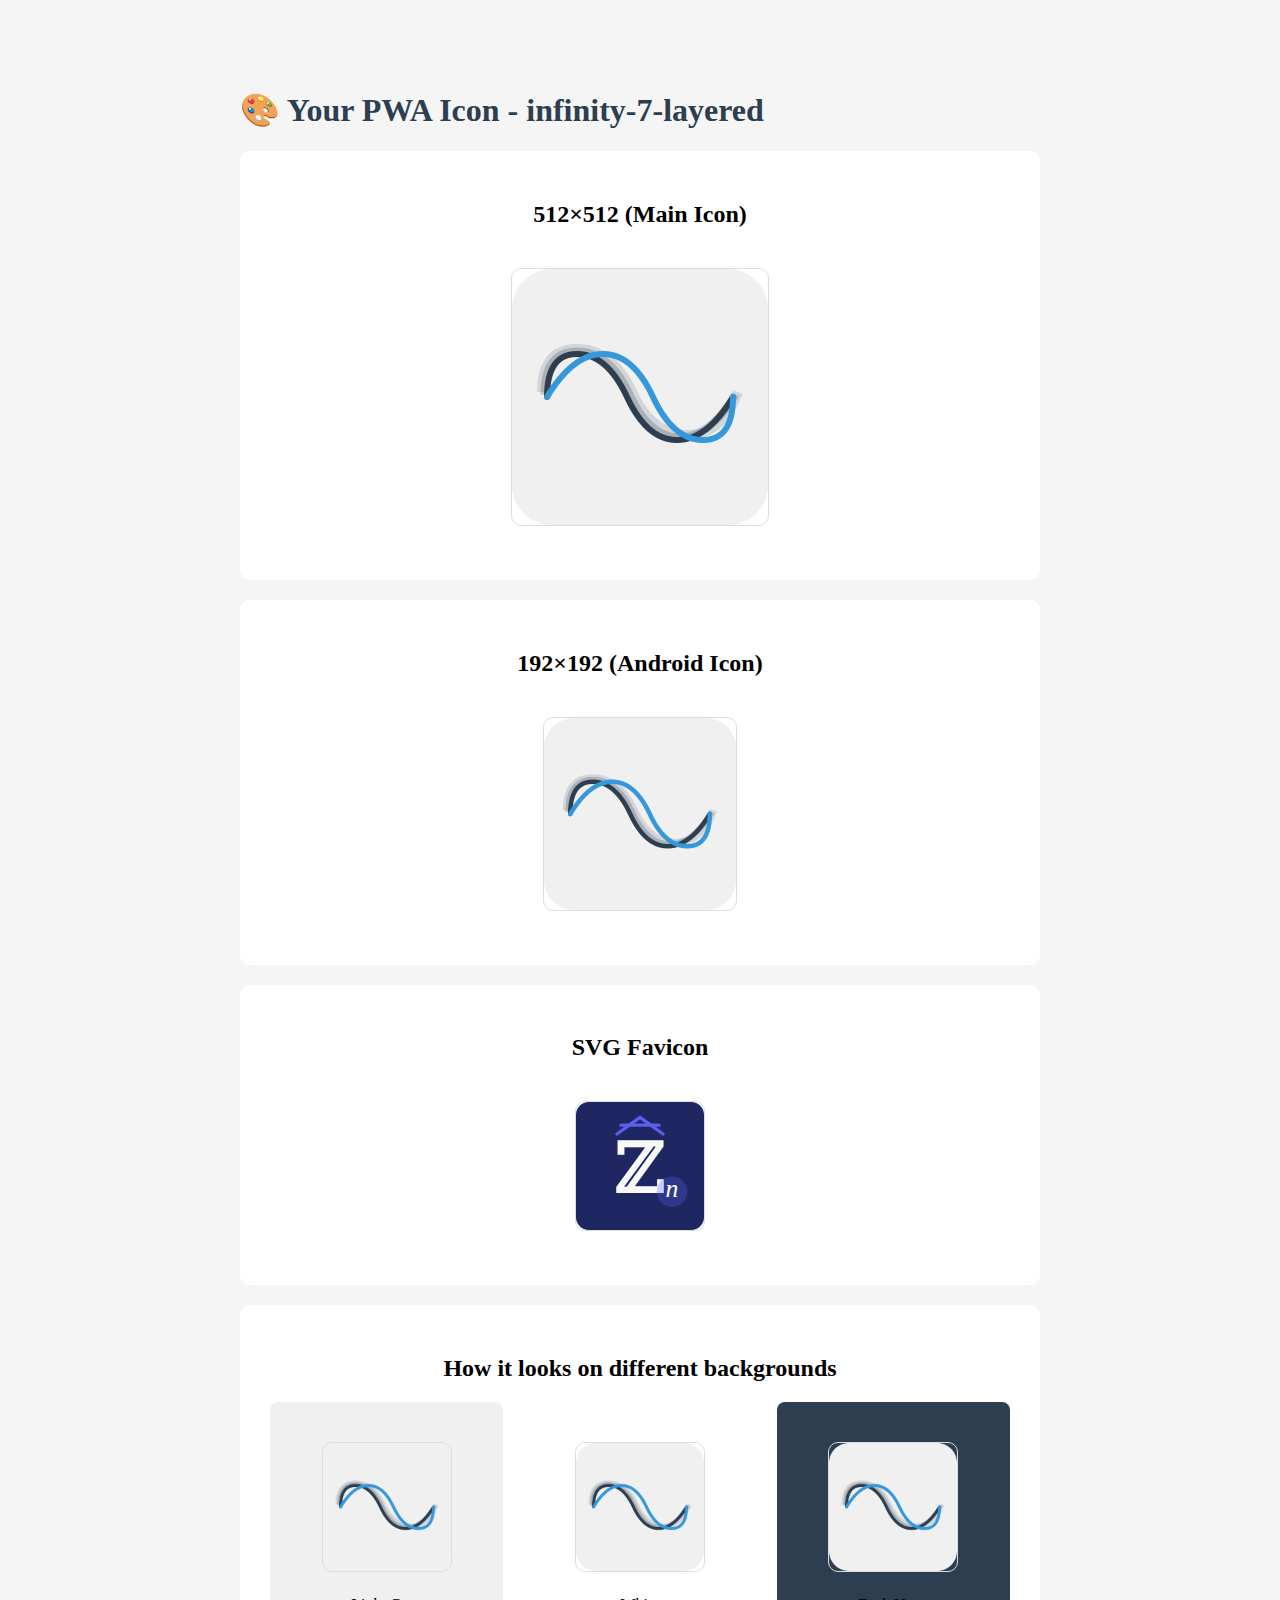
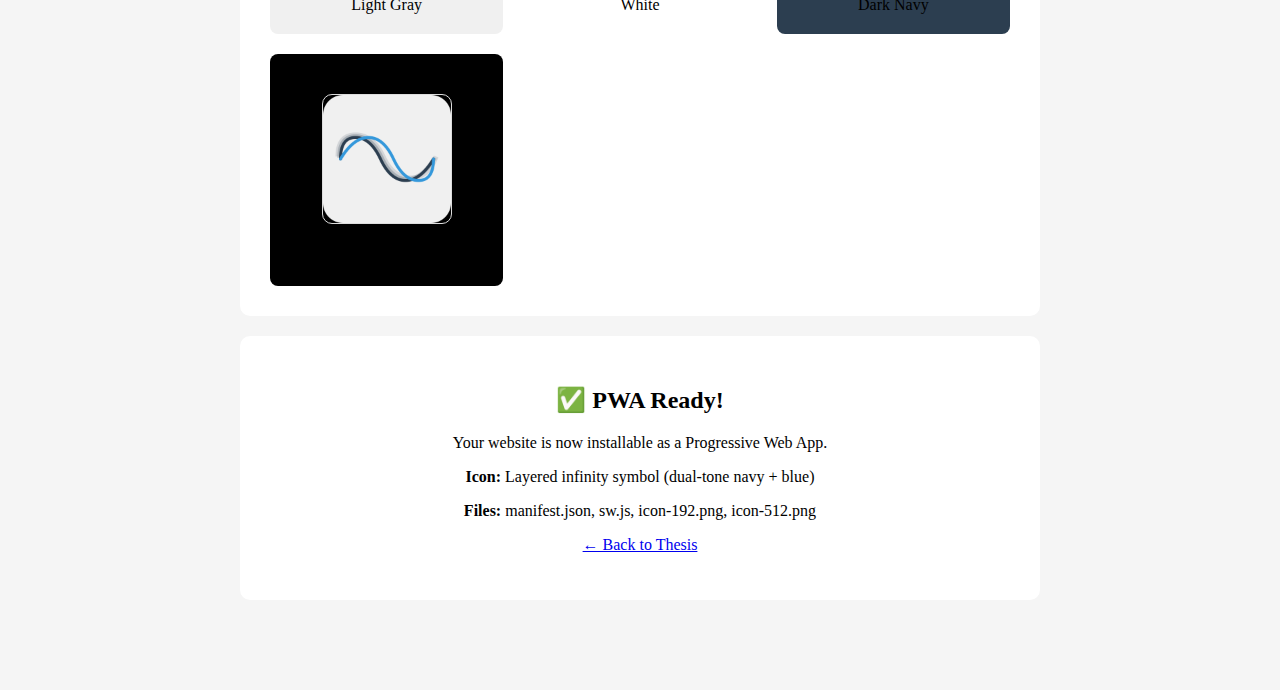
<file: docs/pwa-preview.html>
<!DOCTYPE html>
<html>
<head>
    <title>PWA Icon Preview</title>
    <style>
        body { font-family: Georgia, serif; max-width: 800px; margin: 50px auto; padding: 20px; background: #f5f5f5; }
        h1 { color: #2c3e50; }
        .preview { background: white; padding: 30px; border-radius: 10px; margin: 20px 0; text-align: center; }
        img { margin: 20px; border: 1px solid #ddd; border-radius: 10px; }
        .grid { display: grid; grid-template-columns: repeat(auto-fit, minmax(200px, 1fr)); gap: 20px; }
        .icon-box { background: white; padding: 20px; border-radius: 8px; text-align: center; }
    </style>
</head>
<body>
    <h1>🎨 Your PWA Icon - infinity-7-layered</h1>
    
    <div class="preview">
        <h2>512×512 (Main Icon)</h2>
        <img src="icon-512.png" width="256" alt="512px icon">
    </div>
    
    <div class="preview">
        <h2>192×192 (Android Icon)</h2>
        <img src="icon-192.png" width="192" alt="192px icon">
    </div>
    
    <div class="preview">
        <h2>SVG Favicon</h2>
        <img src="favicon.svg" width="128" alt="SVG favicon">
    </div>
    
    <div class="preview">
        <h2>How it looks on different backgrounds</h2>
        <div class="grid">
            <div class="icon-box" style="background: #f0f0f0;">
                <img src="icon-192.png" width="128"><br>
                Light Gray
            </div>
            <div class="icon-box" style="background: #ffffff;">
                <img src="icon-192.png" width="128"><br>
                White
            </div>
            <div class="icon-box" style="background: #2c3e50;">
                <img src="icon-192.png" width="128"><br>
                Dark Navy
            </div>
            <div class="icon-box" style="background: #000000;">
                <img src="icon-192.png" width="128"><br>
                Black
            </div>
        </div>
    </div>
    
    <div class="preview">
        <h2>✅ PWA Ready!</h2>
        <p>Your website is now installable as a Progressive Web App.</p>
        <p><strong>Icon:</strong> Layered infinity symbol (dual-tone navy + blue)</p>
        <p><strong>Files:</strong> manifest.json, sw.js, icon-192.png, icon-512.png</p>
        <p><a href="index.html">← Back to Thesis</a></p>
    </div>
</body>
</html>
</file>
